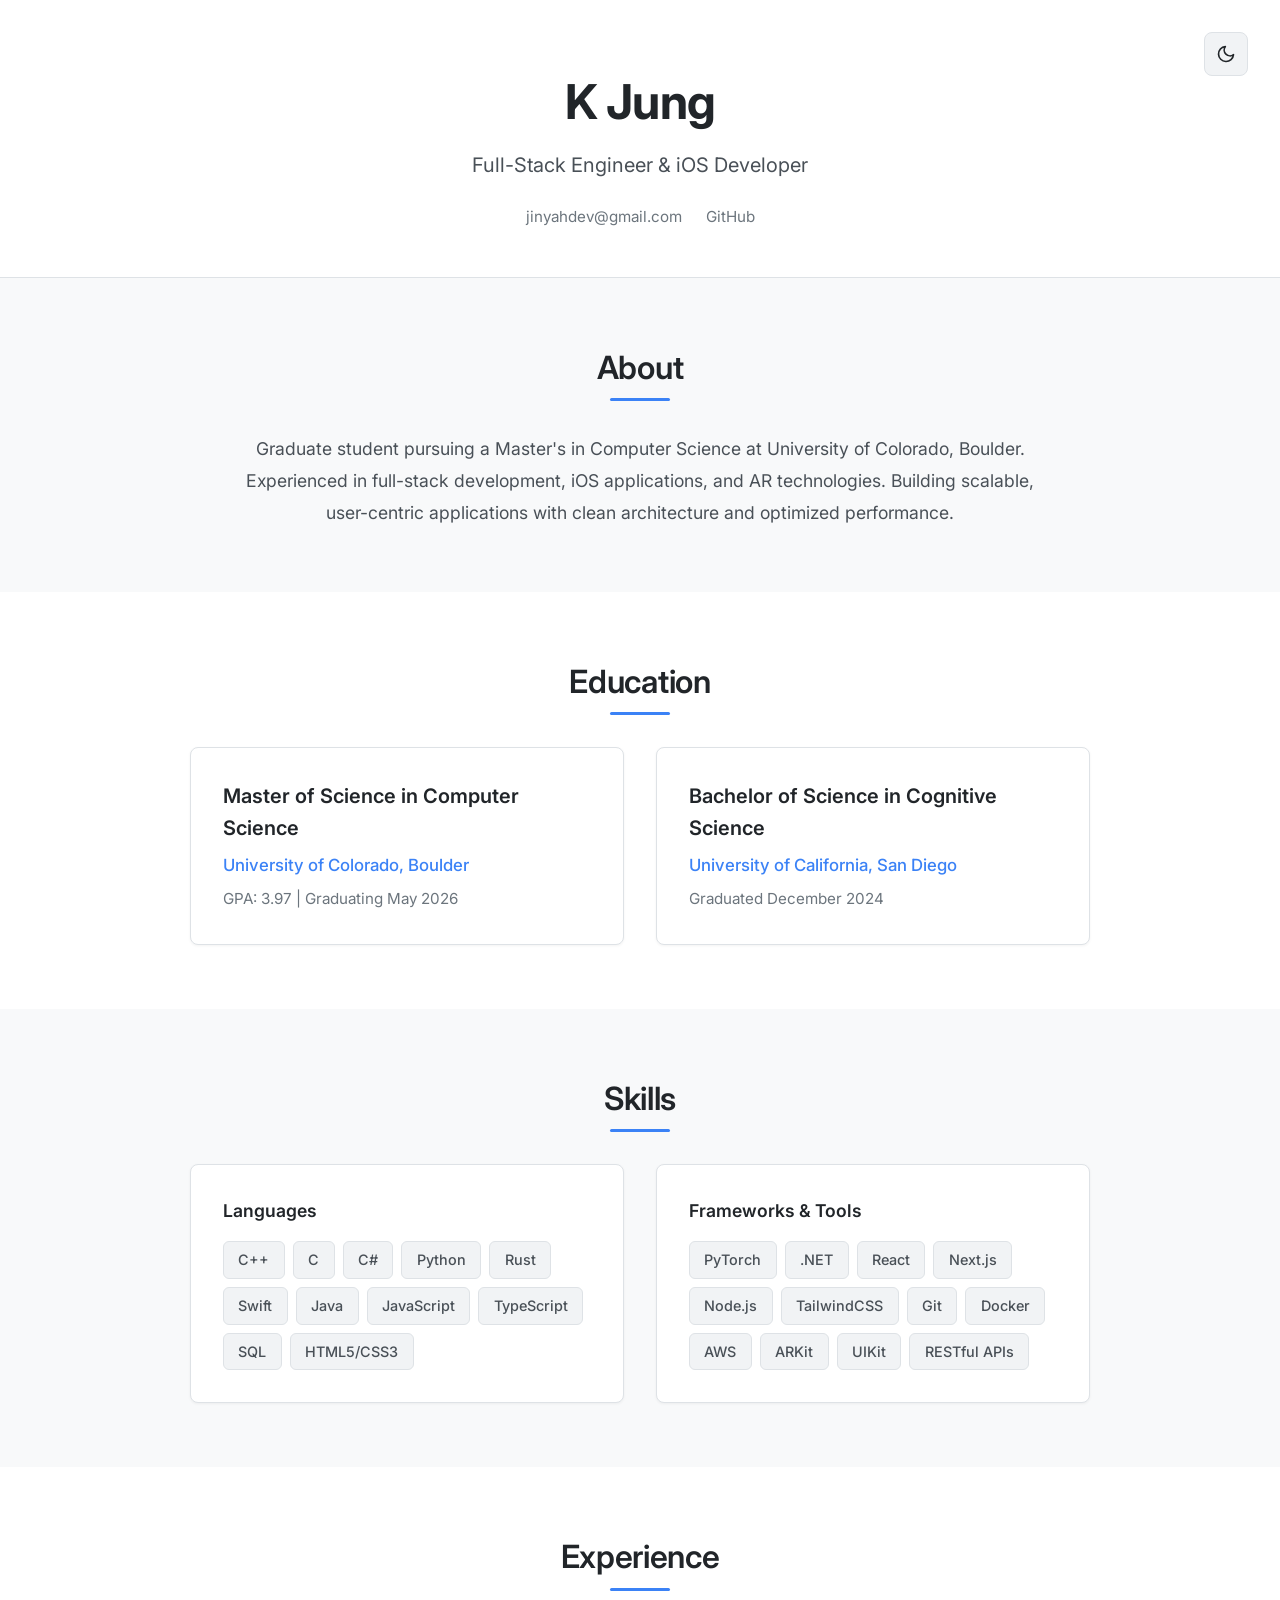
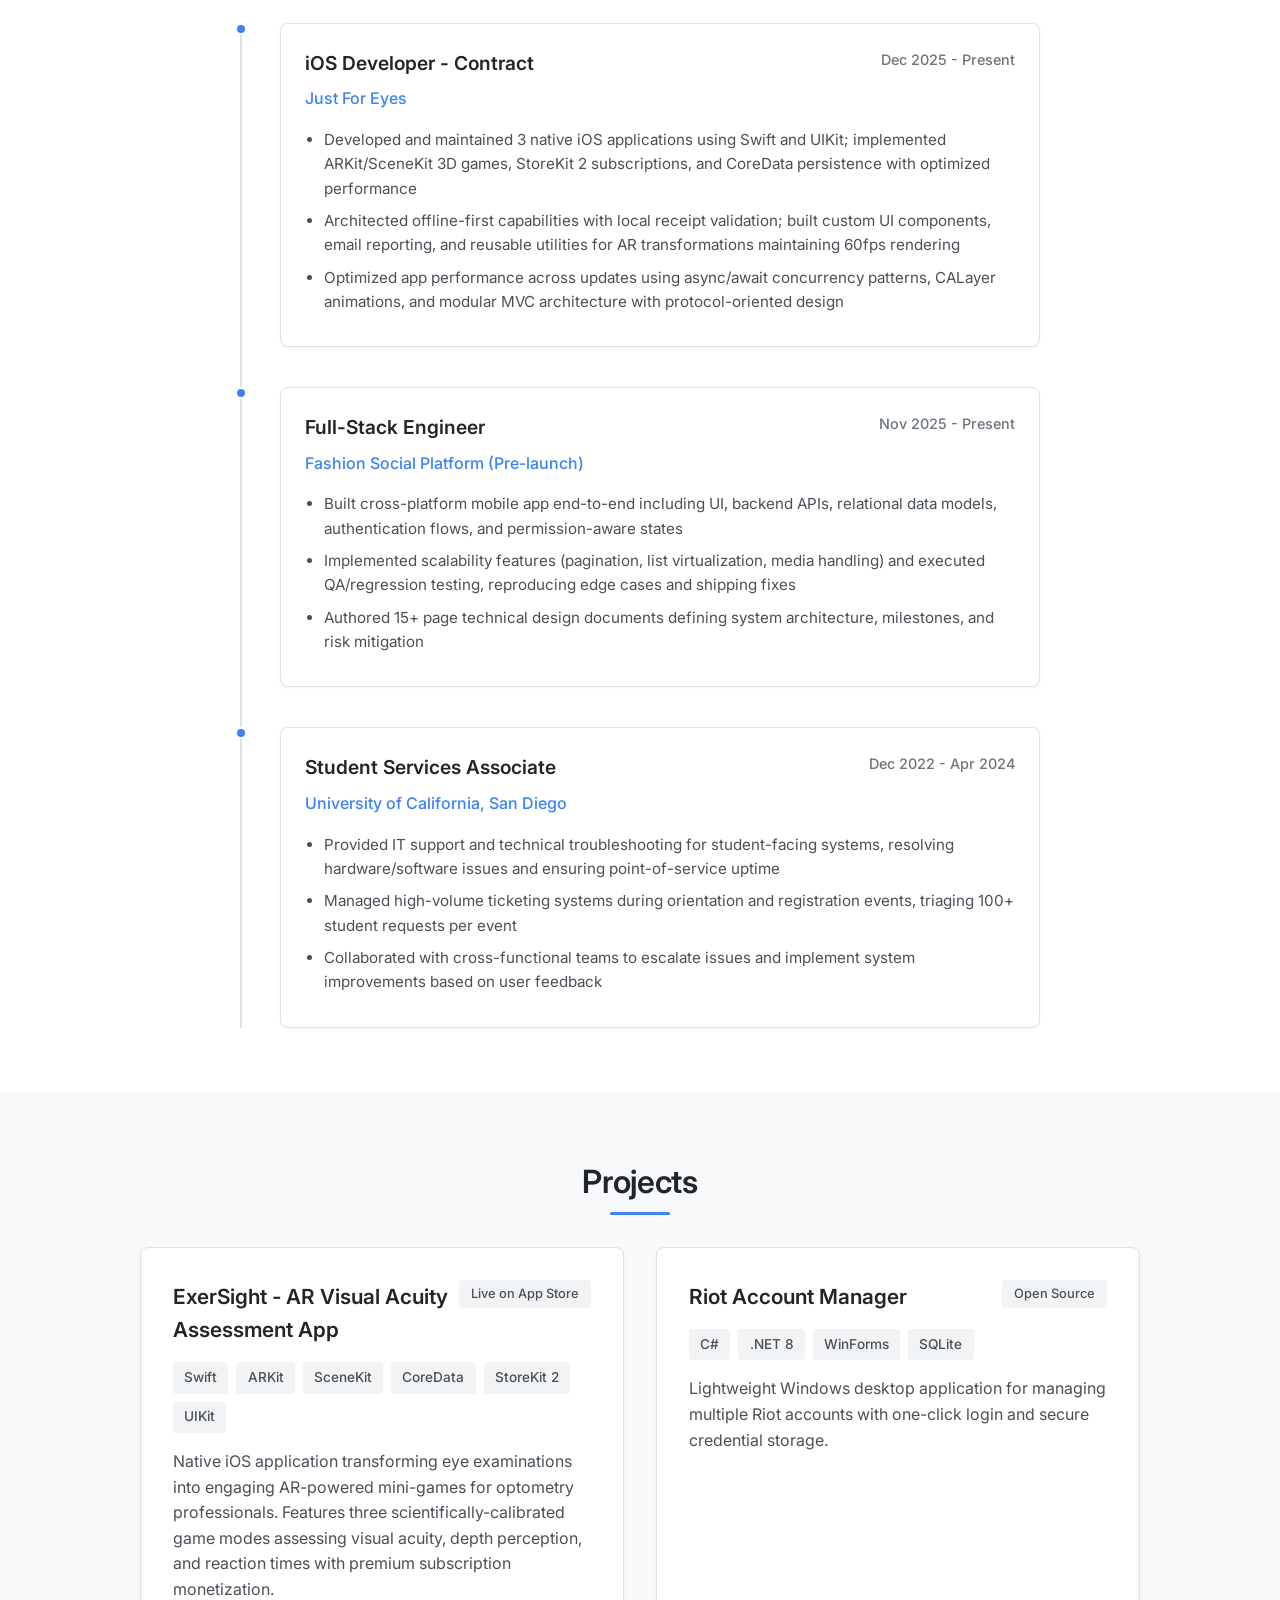
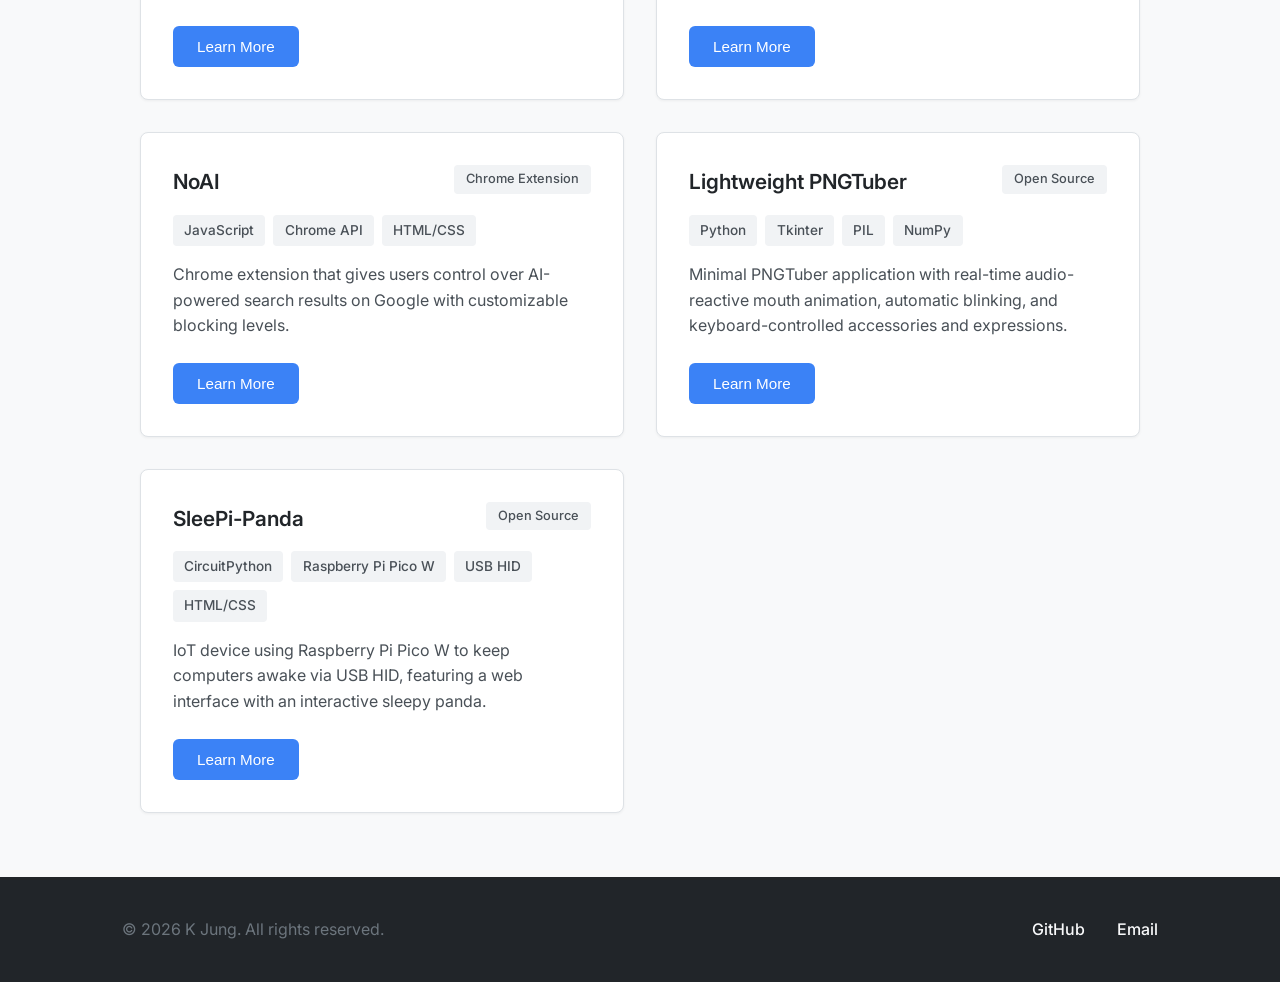
<file: index.html>
<!DOCTYPE html>
<html lang="en">
<head>
    <meta charset="UTF-8">
    <meta name="viewport" content="width=device-width, initial-scale=1.0">
    <title>K Jung - Portfolio</title>
    <link rel="stylesheet" href="styles.css">
    <link rel="preconnect" href="https://fonts.googleapis.com">
    <link rel="preconnect" href="https://fonts.gstatic.com" crossorigin>
    <link href="https://fonts.googleapis.com/css2?family=Inter:wght@300;400;500;600;700&display=swap" rel="stylesheet">
</head>
<body>
    <!-- Header -->
    <header class="header">
        <div class="container">
            <button class="dark-mode-toggle" id="darkModeToggle" aria-label="Toggle dark mode">
                <svg class="sun-icon" xmlns="http://www.w3.org/2000/svg" width="20" height="20" viewBox="0 0 24 24" fill="none" stroke="currentColor" stroke-width="2" stroke-linecap="round" stroke-linejoin="round">
                    <circle cx="12" cy="12" r="5"></circle>
                    <line x1="12" y1="1" x2="12" y2="3"></line>
                    <line x1="12" y1="21" x2="12" y2="23"></line>
                    <line x1="4.22" y1="4.22" x2="5.64" y2="5.64"></line>
                    <line x1="18.36" y1="18.36" x2="19.78" y2="19.78"></line>
                    <line x1="1" y1="12" x2="3" y2="12"></line>
                    <line x1="21" y1="12" x2="23" y2="12"></line>
                    <line x1="4.22" y1="19.78" x2="5.64" y2="18.36"></line>
                    <line x1="18.36" y1="5.64" x2="19.78" y2="4.22"></line>
                </svg>
                <svg class="moon-icon" xmlns="http://www.w3.org/2000/svg" width="20" height="20" viewBox="0 0 24 24" fill="none" stroke="currentColor" stroke-width="2" stroke-linecap="round" stroke-linejoin="round">
                    <path d="M21 12.79A9 9 0 1 1 11.21 3 7 7 0 0 0 21 12.79z"></path>
                </svg>
            </button>
            <h1 class="name">K Jung</h1>
            <p class="tagline">Full-Stack Engineer & iOS Developer</p>
            <div class="contact-links">
                <a href="mailto:jinyahdev@gmail.com" class="contact-link">jinyahdev@gmail.com</a>
                <a href="https://github.com/jin-yah" target="_blank" class="contact-link">GitHub</a>
            </div>
        </div>
    </header>

    <!-- About Section -->
    <section class="section about-section">
        <div class="container">
            <h2 class="section-title">About</h2>
            <p class="about-text">
                Graduate student pursuing a Master's in Computer Science at University of Colorado, Boulder. 
                Experienced in full-stack development, iOS applications, and AR technologies. Building 
                scalable, user-centric applications with clean architecture and optimized performance.
            </p>
        </div>
    </section>

    <!-- Education Section -->
    <section class="section education-section">
        <div class="container">
            <h2 class="section-title">Education</h2>
            <div class="education-grid">
                <div class="education-card">
                    <h3 class="education-degree">Master of Science in Computer Science</h3>
                    <p class="education-school">University of Colorado, Boulder</p>
                    <p class="education-details">GPA: 3.97 | Graduating May 2026</p>
                </div>
                <div class="education-card">
                    <h3 class="education-degree">Bachelor of Science in Cognitive Science</h3>
                    <p class="education-school">University of California, San Diego</p>
                    <p class="education-details">Graduated December 2024</p>
                </div>
            </div>
        </div>
    </section>

    <!-- Skills Section -->
    <section class="section skills-section">
        <div class="container">
            <h2 class="section-title">Skills</h2>
            <div class="skills-grid">
                <div class="skill-category">
                    <h3 class="skill-category-title">Languages</h3>
                    <div class="skill-tags">
                        <span class="skill-tag">C++</span>
                        <span class="skill-tag">C</span>
                        <span class="skill-tag">C#</span>
                        <span class="skill-tag">Python</span>
                        <span class="skill-tag">Rust</span>
                        <span class="skill-tag">Swift</span>
                        <span class="skill-tag">Java</span>
                        <span class="skill-tag">JavaScript</span>
                        <span class="skill-tag">TypeScript</span>
                        <span class="skill-tag">SQL</span>
                        <span class="skill-tag">HTML5/CSS3</span>
                    </div>
                </div>
                <div class="skill-category">
                    <h3 class="skill-category-title">Frameworks & Tools</h3>
                    <div class="skill-tags">
                        <span class="skill-tag">PyTorch</span>
                        <span class="skill-tag">.NET</span>
                        <span class="skill-tag">React</span>
                        <span class="skill-tag">Next.js</span>
                        <span class="skill-tag">Node.js</span>
                        <span class="skill-tag">TailwindCSS</span>
                        <span class="skill-tag">Git</span>
                        <span class="skill-tag">Docker</span>
                        <span class="skill-tag">AWS</span>
                        <span class="skill-tag">ARKit</span>
                        <span class="skill-tag">UIKit</span>
                        <span class="skill-tag">RESTful APIs</span>
                    </div>
                </div>
            </div>
        </div>
    </section>

    <!-- Experience Section -->
    <section class="section experience-section">
        <div class="container">
            <h2 class="section-title">Experience</h2>
            <div class="timeline">
                <div class="timeline-item">
                    <div class="timeline-marker"></div>
                    <div class="timeline-content">
                        <div class="timeline-header">
                            <h3 class="timeline-title">iOS Developer - Contract</h3>
                            <span class="timeline-date">Dec 2025 - Present</span>
                        </div>
                        <p class="timeline-company">Just For Eyes</p>
                        <ul class="timeline-description">
                            <li>Developed and maintained 3 native iOS applications using Swift and UIKit; implemented ARKit/SceneKit 3D games, StoreKit 2 subscriptions, and CoreData persistence with optimized performance</li>
                            <li>Architected offline-first capabilities with local receipt validation; built custom UI components, email reporting, and reusable utilities for AR transformations maintaining 60fps rendering</li>
                            <li>Optimized app performance across updates using async/await concurrency patterns, CALayer animations, and modular MVC architecture with protocol-oriented design</li>
                        </ul>
                    </div>
                </div>

                <div class="timeline-item">
                    <div class="timeline-marker"></div>
                    <div class="timeline-content">
                        <div class="timeline-header">
                            <h3 class="timeline-title">Full-Stack Engineer</h3>
                            <span class="timeline-date">Nov 2025 - Present</span>
                        </div>
                        <p class="timeline-company">Fashion Social Platform (Pre-launch)</p>
                        <ul class="timeline-description">
                            <li>Built cross-platform mobile app end-to-end including UI, backend APIs, relational data models, authentication flows, and permission-aware states</li>
                            <li>Implemented scalability features (pagination, list virtualization, media handling) and executed QA/regression testing, reproducing edge cases and shipping fixes</li>
                            <li>Authored 15+ page technical design documents defining system architecture, milestones, and risk mitigation</li>
                        </ul>
                    </div>
                </div>

                <div class="timeline-item">
                    <div class="timeline-marker"></div>
                    <div class="timeline-content">
                        <div class="timeline-header">
                            <h3 class="timeline-title">Student Services Associate</h3>
                            <span class="timeline-date">Dec 2022 - Apr 2024</span>
                        </div>
                        <p class="timeline-company">University of California, San Diego</p>
                        <ul class="timeline-description">
                            <li>Provided IT support and technical troubleshooting for student-facing systems, resolving hardware/software issues and ensuring point-of-service uptime</li>
                            <li>Managed high-volume ticketing systems during orientation and registration events, triaging 100+ student requests per event</li>
                            <li>Collaborated with cross-functional teams to escalate issues and implement system improvements based on user feedback</li>
                        </ul>
                    </div>
                </div>
            </div>
        </div>
    </section>

    <!-- Projects Section -->
    <section class="section projects-section">
        <div class="container">
            <h2 class="section-title">Projects</h2>
            <div class="projects-deck">
                <div class="project-card" data-project="exersight">
                    <div class="project-header">
                        <h3 class="project-title">ExerSight - AR Visual Acuity Assessment App</h3>
                        <span class="project-link-badge">Live on App Store</span>
                    </div>
                    <div class="project-tech">
                        <span class="tech-tag">Swift</span>
                        <span class="tech-tag">ARKit</span>
                        <span class="tech-tag">SceneKit</span>
                        <span class="tech-tag">CoreData</span>
                        <span class="tech-tag">StoreKit 2</span>
                        <span class="tech-tag">UIKit</span>
                    </div>
                    <p class="project-summary">
                        Native iOS application transforming eye examinations into engaging AR-powered mini-games for optometry professionals. Features three scientifically-calibrated game modes assessing visual acuity, depth perception, and reaction times with premium subscription monetization.
                    </p>
                    <button class="learn-more-btn" onclick="openModal('exersight')">Learn More</button>
                </div>

                <div class="project-card" data-project="riot-account-manager">
                    <div class="project-header">
                        <h3 class="project-title">Riot Account Manager</h3>
                        <span class="project-link-badge">Open Source</span>
                    </div>
                    <div class="project-tech">
                        <span class="tech-tag">C#</span>
                        <span class="tech-tag">.NET 8</span>
                        <span class="tech-tag">WinForms</span>
                        <span class="tech-tag">SQLite</span>
                    </div>
                    <p class="project-summary">
                        Lightweight Windows desktop application for managing multiple Riot accounts with one-click login and secure credential storage.
                    </p>
                    <button class="learn-more-btn" onclick="openModal('riot-account-manager')">Learn More</button>
                </div>

                <div class="project-card" data-project="noai">
                    <div class="project-header">
                        <h3 class="project-title">NoAI</h3>
                        <span class="project-link-badge">Chrome Extension</span>
                    </div>
                    <div class="project-tech">
                        <span class="tech-tag">JavaScript</span>
                        <span class="tech-tag">Chrome API</span>
                        <span class="tech-tag">HTML/CSS</span>
                    </div>
                    <p class="project-summary">
                        Chrome extension that gives users control over AI-powered search results on Google with customizable blocking levels.
                    </p>
                    <button class="learn-more-btn" onclick="openModal('noai')">Learn More</button>
                </div>

                <div class="project-card" data-project="pngtuber">
                    <div class="project-header">
                        <h3 class="project-title">Lightweight PNGTuber</h3>
                        <span class="project-link-badge">Open Source</span>
                    </div>
                    <div class="project-tech">
                        <span class="tech-tag">Python</span>
                        <span class="tech-tag">Tkinter</span>
                        <span class="tech-tag">PIL</span>
                        <span class="tech-tag">NumPy</span>
                    </div>
                    <p class="project-summary">
                        Minimal PNGTuber application with real-time audio-reactive mouth animation, automatic blinking, and keyboard-controlled accessories and expressions.
                    </p>
                    <button class="learn-more-btn" onclick="openModal('pngtuber')">Learn More</button>
                </div>

                <div class="project-card" data-project="sleepi">
                    <div class="project-header">
                        <h3 class="project-title">SleePi-Panda</h3>
                        <span class="project-link-badge">Open Source</span>
                    </div>
                    <div class="project-tech">
                        <span class="tech-tag">CircuitPython</span>
                        <span class="tech-tag">Raspberry Pi Pico W</span>
                        <span class="tech-tag">USB HID</span>
                        <span class="tech-tag">HTML/CSS</span>
                    </div>
                    <p class="project-summary">
                        IoT device using Raspberry Pi Pico W to keep computers awake via USB HID, featuring a web interface with an interactive sleepy panda.
                    </p>
                    <button class="learn-more-btn" onclick="openModal('sleepi')">Learn More</button>
                </div>
            </div>
        </div>
    </section>

    <!-- Footer -->
    <footer class="footer">
        <div class="container">
            <p>&copy; 2026 K Jung. All rights reserved.</p>
            <div class="footer-links">
                <a href="https://github.com/jin-yah" target="_blank">GitHub</a>
                <a href="mailto:jinyahdev@gmail.com">Email</a>
            </div>
        </div>
    </footer>

    <!-- Modal for ExerSight -->
    <div id="exersight-modal" class="modal">
        <div class="modal-content">
            <button class="modal-close" onclick="closeModal('exersight')">&times;</button>
            <h2 class="modal-title">ExerSight - AR-Based Visual Acuity Assessment Application</h2>
            <div class="modal-links">
                <a href="https://apps.apple.com/pl/app/exersight/id1626914472" target="_blank" class="modal-link">View on App Store →</a>
            </div>
            <div class="modal-tech">
                <span class="tech-tag">Swift</span>
                <span class="tech-tag">ARKit</span>
                <span class="tech-tag">SceneKit</span>
                <span class="tech-tag">CoreData</span>
                <span class="tech-tag">StoreKit 2</span>
                <span class="tech-tag">UIKit</span>
                <span class="tech-tag">Physics</span>
                <span class="tech-tag">Protocol-Oriented Design</span>
            </div>
            <div class="modal-body">
                <h3>Overview</h3>
                <p>
                    Native iOS application that transforms traditional eye examinations into engaging AR-powered mini-games. Designed for optometry professionals to assess patient visual acuity, hand-eye coordination, and reaction times through three scientifically-calibrated interactive experiences.
                </p>

                <h3>Core Game Modes</h3>
                <ul>
                    <li><strong>Ball Catch:</strong> 3D game measuring depth perception and catching accuracy with physics-based ball trajectories and collision detection</li>
                    <li><strong>Ball Find:</strong> Visual search assessment testing pattern recognition and target identification speed across varying difficulty levels</li>
                    <li><strong>Ball Deflect:</strong> Reaction time and peripheral vision evaluation through interactive object deflection mechanics</li>
                </ul>

                <h3>Key Features</h3>
                <ul>
                    <li><strong>Performance Tracking:</strong> CoreData-powered score persistence with best time records across three difficulty levels (Easy, Medium, Hard)</li>
                    <li><strong>Assessment Reporting:</strong> Professional email reporting system with formatted patient results and timestamps for clinical documentation</li>
                    <li><strong>Premium Monetization:</strong> Time-limited subscription model with 1-month and 3-month tiers integrated via StoreKit 2</li>
                    <li><strong>Offline Support:</strong> Local receipt validation enabling premium access without internet connectivity after initial purchase</li>
                    <li><strong>AR Rendering:</strong> Immersive SceneKit 3D environments with custom scene files for each game mode</li>
                    <li><strong>Optimized Performance:</strong> 60fps 3D rendering on older iPhone models with complex scene graphs and particle systems</li>
                </ul>

                <h3>Technical Architecture</h3>
                <ul>
                    <li><strong>AR Rendering:</strong> SceneKit 3D environments with custom `.scn` scene files for each game mode; physics engine for realistic ball trajectories and collisions</li>
                    <li><strong>Game Logic:</strong> Modular Swift classes inheriting from base `GameLogic` class with specialized implementations for each mini-game; clean separation between game mechanics and UI</li>
                    <li><strong>Data Persistence:</strong> CoreData for score storage with relationship modeling; UserDefaults for app preferences and trial limits</li>
                    <li><strong>View Layer:</strong> Custom UIView subclasses with delegate protocols for clean separation of concerns; advanced Auto Layout for responsive design</li>
                    <li><strong>Asset Management:</strong> Xcode asset catalogs with organized image sets and 3D scene assets in `art.scnassets/` directory</li>
                </ul>

                <h3>Development Challenges Solved</h3>
                <ul>
                    <li>Synchronized 3D rendering with main thread UI updates to avoid SceneKit threading conflicts while maintaining frame rate</li>
                    <li>Implemented offline-first premium access system with graceful degradation when App Store is unreachable</li>
                    <li>Optimized 3D scene performance for older iPhone models while maintaining visual quality and scientific accuracy</li>
                    <li>Created intuitive AR onboarding with instructional animations demonstrating game mechanics to users</li>
                    <li>Designed difficulty progression system balancing accessibility for patients with varying abilities</li>
                </ul>

                <h3>Project Metrics</h3>
                <ul>
                    <li><strong>33 Swift files</strong> totaling comprehensive iOS application architecture</li>
                    <li><strong>5 custom SceneKit scenes</strong> with detailed 3D environments and interactive elements</li>
                    <li><strong>3 complete game modes</strong> with multiple difficulty tiers and scoring algorithms</li>
                    <li><strong>15+ custom UI components</strong> for game overlays, menus, and results presentation</li>
                    <li><strong>Comprehensive asset library</strong> including 2D graphics, 3D models, and custom fonts for cohesive branding</li>
                </ul>

                <h3>Platform Requirements</h3>
                <ul>
                    <li>iOS 15.0+</li>
                    <li>ARKit-compatible devices (iPhone 6s and newer)</li>
                    <li>Camera access for AR features</li>
                    <li>Optional: StoreKit for in-app purchases and premium features</li>
                </ul>

                <h3>Skills Demonstrated</h3>
                <ul>
                    <li><strong>iOS Development:</strong> Advanced Swift programming with protocol-oriented design, UIKit custom view development, Auto Layout</li>
                    <li><strong>3D Graphics & AR:</strong> SceneKit scene graph management, ARKit world tracking, physics simulation, particle systems</li>
                    <li><strong>Data & Persistence:</strong> CoreData modeling, UserDefaults, file I/O for cache management</li>
                    <li><strong>Monetization:</strong> StoreKit 2 subscription implementation, product catalog management, transaction verification</li>
                    <li><strong>Software Architecture:</strong> MVC and delegate patterns, protocol-oriented programming, separation of concerns, modular game logic</li>
                    <li><strong>Performance Optimization:</strong> Cross-thread communication, offline-first architecture, mobile 3D rendering optimization</li>
                </ul>

                <h3>Impact</h3>
                <p>
                    Provides optometry professionals with a modern, engaging tool for patient assessment that improves test compliance and data accuracy compared to traditional chart-based methods. The gamified approach reduces patient anxiety and increases participation, particularly with younger patients. Demonstrates production-ready iOS development with complex 3D graphics, monetization systems, and offline-first architecture.
                </p>
            </div>
        </div>
    </div>

    <!-- Modal for Riot Account Manager -->
    <div id="riot-account-manager-modal" class="modal">
        <div class="modal-content">
            <button class="modal-close" onclick="closeModal('riot-account-manager')">&times;</button>
            <h2 class="modal-title">Riot Account Manager</h2>
            <div class="modal-links">
                <a href="https://github.com/jin-yah/Riot-Account-Manager" target="_blank" class="modal-link">View on GitHub →</a>
            </div>
            <div class="modal-tech">
                <span class="tech-tag">C#</span>
                <span class="tech-tag">.NET 8</span>
                <span class="tech-tag">WinForms</span>
                <span class="tech-tag">SQLite</span>
                <span class="tech-tag">Windows Credential Manager</span>
            </div>
            <div class="modal-body">
                <h3>Overview</h3>
                <p>
                    Built a lightweight Windows desktop application that streamlines the management of multiple Riot 
                    accounts with secure credential storage and one-click login functionality. The application prioritizes security 
                    by utilizing Windows Credential Manager for password storage while maintaining username metadata in a local SQLite database.
                </p>

                <h3>Key Features</h3>
                <ul>
                    <li><strong>Secure Credential Management:</strong> Integration with Windows Credential Manager API for encrypted password storage, separate from local database</li>
                    <li><strong>One-Click Login:</strong> Automated login flow that bypasses manual credential entry for quick account switching</li>
                    <li><strong>Intuitive UI:</strong> WinForms interface with drag-and-drop account reordering and hover-triggered controls</li>
                    <li><strong>Easy Deployment:</strong> Self-contained executable with embedded .NET 8 runtime and Inno Setup installer</li>
                </ul>

                <h3>Technical Highlights</h3>
                <ul>
                    <li>Implemented secure credential architecture separating passwords (Windows Credential Manager) from metadata (SQLite)</li>
                    <li>Developed custom WinForms controls with drag-and-drop functionality and dynamic UI updates</li>
                    <li>Enhanced Windows integration with application manifests for improved antivirus compatibility</li>
                    <li>Created comprehensive installer with automatic updates, start menu integration, and clean uninstallation</li>
                </ul>

                <h3>Impact</h3>
                <p>
                    Provides a practical solution for gamers managing multiple accounts, eliminating repetitive login workflows 
                    while maintaining security best practices through Windows-native credential storage.
                </p>
            </div>
        </div>
    </div>

    <!-- Modal for NoAI -->
    <div id="noai-modal" class="modal">
        <div class="modal-content">
            <button class="modal-close" onclick="closeModal('noai')">&times;</button>
            <h2 class="modal-title">NoAI</h2>
            <div class="modal-links">
                <a href="https://github.com/jin-yah/NoAI" target="_blank" class="modal-link">View on GitHub →</a>
            </div>
            <div class="modal-tech">
                <span class="tech-tag">JavaScript</span>
                <span class="tech-tag">Chrome Extensions API</span>
                <span class="tech-tag">MutationObserver</span>
                <span class="tech-tag">webNavigation API</span>
                <span class="tech-tag">Storage API</span>
            </div>
            <div class="modal-body">
                <h3>Overview</h3>
                <p>
                    A Chrome extension that gives users control over AI-powered search results on Google. 
                    NoAI provides flexible options to either hide or completely block Google's AI-generated content, allowing users 
                    to customize their search experience according to their preferences.
                </p>

                <h3>Blocker Levels</h3>
                <ul>
                    <li><strong>Off:</strong> Extension is disabled and does not affect search results</li>
                    <li><strong>Hidden (Default):</strong> Hides AI-powered search results from the page without modifying queries; uses DOM monitoring to detect and hide AI overviews in real-time</li>
                    <li><strong>Blocked:</strong> Appends <code>-noai</code> to search queries and hides AI results; provides comprehensive blocking though search results may be slightly affected</li>
                </ul>

                <h3>Technical Implementation</h3>
                <ul>
                    <li><strong>MutationObserver Pattern:</strong> Implemented real-time DOM monitoring to detect and hide AI overview elements as they appear; observes document changes with childList and subtree options for comprehensive coverage</li>
                    <li><strong>Multi-Language Support:</strong> Pattern matching for AI overview headers across 9+ languages including English, German, Japanese, Russian, Chinese, Dutch, Spanish, and Czech</li>
                    <li><strong>Query Modification & UI Cleaning:</strong> Automated URL manipulation to append <code>-noai</code> suffix with sophisticated cleanup logic that removes the suffix from search box, address bar, document title, and suggestion dropdowns</li>
                    <li><strong>Flicker Prevention:</strong> Page visibility control with <code>document.documentElement.style.visibility</code> during redirects and bfcache restoration handling to ensure smooth user experience</li>
                    <li><strong>Cross-Device Sync:</strong> Dual storage architecture using chrome.storage.local for device-specific settings and chrome.storage.sync for blocked count synchronization across devices with periodic alarm-based syncing</li>
                    <li><strong>Smart Tracking:</strong> Local buffering of blocked count with periodic sync to cloud storage; increments on both webNavigation events and successful DOM hiding operations</li>
                    <li><strong>Navigation Detection:</strong> chrome.webNavigation.onCompleted listener with URL filters for Google search pages (hostContains + pathPrefix pattern matching)</li>
                </ul>

                <h3>Key Features</h3>
                <ul>
                    <li>Slider-based popup UI for intuitive level selection with dynamic descriptions and real-time blocked count display</li>
                    <li>Comprehensive AI content blocking including main search results and "People Also Ask" section AI entries</li>
                    <li>Persistent settings with automatic restoration on browser restart</li>
                    <li>Minimal permissions footprint (storage, webNavigation only)</li>
                    <li>Efficient implementation with negligible performance impact</li>
                    <li>Cross-device blocked count tracking and synchronization</li>
                </ul>

                <h3>Technical Challenges Solved</h3>
                <ul>
                    <li>Handled race conditions between query modification and page rendering to prevent UI flicker</li>
                    <li>Implemented multi-level DOM cleaning to remove suffix from search box, suggestions, titles, and URLs</li>
                    <li>Designed robust pattern matching system to identify AI overviews across different Google page layouts and languages</li>
                    <li>Built periodic sync mechanism to balance real-time tracking with API rate limits</li>
                </ul>

                <h3>Impact</h3>
                <p>
                    Empowers users with choice and control over their search experience, addressing growing concerns about AI-generated 
                    content in search results. Provides a practical, performant solution for users who prefer traditional search results.
                </p>
            </div>
        </div>
    </div>

    <!-- Modal for PNGTuber -->
    <div id="pngtuber-modal" class="modal">
        <div class="modal-content">
            <button class="modal-close" onclick="closeModal('pngtuber')">&times;</button>
            <h2 class="modal-title">Lightweight PNGTuber</h2>
            <div class="modal-links">
                <a href="https://github.com/jin-yah/pngtuber" target="_blank" class="modal-link">View on GitHub →</a>
            </div>
            <div class="modal-tech">
                <span class="tech-tag">Python</span>
                <span class="tech-tag">Tkinter</span>
                <span class="tech-tag">PIL/Pillow</span>
                <span class="tech-tag">sounddevice</span>
                <span class="tech-tag">NumPy</span>
                <span class="tech-tag">keyboard</span>
            </div>
            <div class="modal-body">
                <h3>Overview</h3>
                <p>
                    A minimal PNGTuber application written in Python that displays a 2D animated character model with automatic blinking, 
                    microphone-reactive mouth movement, and keyboard-controlled accessories and facial expressions. Designed for streamers 
                    who want a lightweight, customizable virtual avatar without the overhead of full 3D VTuber software.
                </p>

                <h3>Key Features</h3>
                <ul>
                    <li><strong>Real-Time Audio Reactivity:</strong> Mouth animation driven by live microphone input with configurable amplitude threshold detection</li>
                    <li><strong>Automatic Blinking:</strong> Natural eye-blinking animation with 4-second intervals and 250ms blink duration</li>
                    <li><strong>Keyboard Controls:</strong> F1 cycles through accessories, F2 switches facial expressions, any other key triggers arm-raising animation</li>
                    <li><strong>Modular Asset System:</strong> Support for swappable base model, mouth states, eye states, arm poses, accessories, and face overlays</li>
                    <li><strong>Chroma Key Ready:</strong> Green screen background (#12ff06) for easy streaming integration with OBS or similar software</li>
                    <li><strong>Error Logging:</strong> Comprehensive exception handling with automatic error logging to error_log.txt</li>
                </ul>

                <h3>Technical Implementation</h3>
                <ul>
                    <li><strong>Tkinter Canvas Architecture:</strong> Multi-layer canvas rendering system with z-index ordering for base, accessories, face overlays, mouth, eyes, and arms</li>
                    <li><strong>Real-Time Audio Processing:</strong> sounddevice InputStream callback with NumPy-based amplitude analysis; detects audio levels above 0.10 threshold with 250ms mouth-close delay</li>
                    <li><strong>Event-Driven Animation:</strong> Tkinter's after() method for non-blocking animation loops; 4-second blink cycle with 250ms closed-eye duration</li>
                    <li><strong>Global Keyboard Hook:</strong> keyboard library integration for system-wide hotkey detection without window focus requirements</li>
                    <li><strong>Dynamic Asset Loading:</strong> PIL/Pillow-based image preloading with ImageTk.PhotoImage caching; automatic directory scanning for accessories and face states</li>
                    <li><strong>Transparent Placeholder System:</strong> !nothing.png convention for hiding layers; auto-generates 1x1 transparent PNGs if missing</li>
                    <li><strong>State Management:</strong> Global state tracking for accessory/face indices, arm animation timing, mouth closure timing, and key press status</li>
                </ul>

                <h3>Technical Highlights</h3>
                <ul>
                    <li>Implemented smooth audio-reactive mouth animation using NumPy's max absolute value calculation on audio buffers</li>
                    <li>Engineered multi-layer canvas rendering with conditional visibility toggling based on state and audio input</li>
                    <li>Built modular asset system supporting hot-swappable PNG layers for complete character customization</li>
                    <li>Designed graceful shutdown handling with microphone stream cleanup and keyboard unhooking via WM_DELETE_WINDOW protocol</li>
                    <li>Created VBScript launcher (Run_Vtuber.vbs) for silent background execution without console window</li>
                </ul>

                <h3>Architecture & Design</h3>
                <ul>
                    <li><strong>Layer System:</strong> 7-layer rendering stack (base → accessories → face → mouth → eyes → arm_down/arm_up) with independent visibility control</li>
                    <li><strong>Asset Organization:</strong> Structured file system with model/ directory containing base images and subdirectories for accessories/ and face_states/</li>
                    <li><strong>Performance Optimization:</strong> Image preloading and caching eliminates runtime I/O overhead; lightweight Tkinter keeps CPU usage minimal</li>
                    <li><strong>Extensibility:</strong> Drop-in asset support—add new accessories or faces by placing PNG files in respective directories</li>
                </ul>

                <h3>Use Cases</h3>
                <ul>
                    <li>Live streaming with OBS chroma key integration for webcam replacement</li>
                    <li>Virtual meetings and online presentations with animated avatar</li>
                    <li>Content creation for YouTube, Twitch, or other platforms</li>
                    <li>Educational tool for demonstrating real-time audio processing and GUI development</li>
                </ul>

                <h3>Impact</h3>
                <p>
                    Provides a lightweight, accessible alternative to resource-intensive VTuber software. Enables creators with minimal 
                    technical knowledge to create custom animated avatars using simple PNG assets. Demonstrates practical application of 
                    real-time audio processing, event-driven programming, and multi-threaded GUI development in Python.
                </p>
            </div>
        </div>
    </div>

    <!-- Modal for SleePi-Panda -->
    <div id="sleepi-modal" class="modal">
        <div class="modal-content">
            <button class="modal-close" onclick="closeModal('sleepi')">&times;</button>
            <h2 class="modal-title">SleePi-Panda</h2>
            <div class="modal-links">
                <a href="https://github.com/Jin-yah/SleePi-Panda" target="_blank" class="modal-link">View on GitHub →</a>
            </div>
            <div class="modal-tech">
                <span class="tech-tag">CircuitPython</span>
                <span class="tech-tag">MicroPython</span>
                <span class="tech-tag">Raspberry Pi Pico W</span>
                <span class="tech-tag">USB HID</span>
                <span class="tech-tag">WiFi</span>
                <span class="tech-tag">HTML/CSS</span>
            </div>
            <div class="modal-body">
                <h3>Overview</h3>
                <p>
                    An IoT device project for the Raspberry Pi Pico W that keeps computers in an active state by periodically sending 
                    F13 key inputs via USB HID. Features a charming web interface with an interactive sleepy panda that users can toggle 
                    between awake and asleep states, providing a playful solution to prevent computers from entering sleep mode.
                </p>

                <h3>Key Features</h3>
                <ul>
                    <li><strong>USB HID Keyboard Emulation:</strong> Sends F13 key presses every 10 seconds to maintain computer activity without interfering with normal use</li>
                    <li><strong>Web Interface:</strong> Hosts a local HTTP server on the Pico W for wireless control from any device on the same network</li>
                    <li><strong>Interactive Panda UI:</strong> Custom HTML/CSS interface featuring an animated panda that transitions between awake and sleeping states</li>
                    <li><strong>Toggle & Kill Controls:</strong> Web-based buttons to enable/disable the keep-awake function or completely stop the script</li>
                    <li><strong>Fallback Mode:</strong> Runs a simplified version without WiFi if network credentials aren't configured</li>
                    <li><strong>LED Status Indicator:</strong> Onboard LED reflects the current toggle state for visual feedback</li>
                </ul>

                <h3>Technical Implementation</h3>
                <ul>
                    <li><strong>USB HID Protocol:</strong> Utilized CircuitPython's adafruit_hid library to emulate keyboard input; implemented custom F13 keycode (0x68) for non-intrusive wake commands</li>
                    <li><strong>HTTP Server:</strong> Built lightweight web server using socketpool with socket reuse (SO_REUSEADDR) and 1-second timeout for responsive request handling</li>
                    <li><strong>WiFi Integration:</strong> Automatic connection to configured network using wifi.radio API; prints IP address to boot_out.txt for easy discovery</li>
                    <li><strong>Request Routing:</strong> Manual HTTP request parsing with POST endpoint handling for /on, /off, and /stop routes</li>
                    <li><strong>Dual-Mode Operation:</strong> Intelligent startup sequence checks for WiFi credentials and switches between server_run() and run_backup() modes</li>
                    <li><strong>State Management:</strong> Global variables track toggle state, LED status, and last keypress timestamp with 10-second interval enforcement</li>
                    <li><strong>Template System:</strong> Separate HTML files (html_on.html, html_off.html) loaded from filesystem and served based on current state</li>
                </ul>

                <h3>Technical Highlights</h3>
                <ul>
                    <li>Implemented low-level socket programming with recv_into() for efficient buffer management on constrained hardware</li>
                    <li>Designed graceful key release pattern (press → 100ms delay → release) to ensure proper HID event recognition</li>
                    <li>Built responsive event loop balancing HTTP request handling and periodic keypress timing with time.monotonic() tracking</li>
                    <li>Created custom CSS animations for panda sleep/wake transitions with color palette theming</li>
                    <li>Engineered fallback mechanism ensuring device functionality even without network connectivity</li>
                </ul>

                <h3>Hardware & Software Stack</h3>
                <ul>
                    <li><strong>Hardware:</strong> Raspberry Pi Pico W (RP2040 dual-core ARM Cortex-M0+ @ 133MHz with WiFi)</li>
                    <li><strong>Firmware:</strong> CircuitPython runtime for Python-on-microcontroller development</li>
                    <li><strong>Libraries:</strong> adafruit_hid (keyboard emulation), adafruit_requests (HTTP), socketpool (networking)</li>
                    <li><strong>Interface:</strong> USB for HID and power, WiFi for web interface hosting</li>
                </ul>

                <h3>Architecture & Design</h3>
                <ul>
                    <li><strong>Event Loop:</strong> Main loop handles incoming HTTP connections with non-blocking socket accepts and timeout-based key timing</li>
                    <li><strong>State Synchronization:</strong> LED toggling mirrors web interface state for physical feedback</li>
                    <li><strong>Resource Management:</strong> Proper socket closing after each request prevents memory leaks on constrained hardware</li>
                    <li><strong>Boot Sequence:</strong> 30-second startup delay ensures host computer is ready before HID initialization</li>
                </ul>

                <h3>Use Cases</h3>
                <ul>
                    <li>Preventing computers from auto-sleeping during long downloads or rendering tasks</li>
                    <li>Maintaining active status for remote desktop sessions</li>
                    <li>Keeping presentation systems awake during conferences</li>
                    <li>Development environments requiring continuous uptime</li>
                    <li>Educational tool for learning embedded systems, USB HID, and web servers on microcontrollers</li>
                </ul>

                <h3>Impact</h3>
                <p>
                    Demonstrates practical embedded systems development with a focus on user experience. Combines low-level USB HID protocols 
                    with modern web technologies to create an accessible, network-controlled hardware solution. Showcases the versatility of 
                    CircuitPython for rapid prototyping of IoT devices with both hardware and web interfaces.
                </p>
            </div>
        </div>
    </div>

    <script src="script.js"></script>
</body>
</html>
</file>
<file: styles.css>
/* Reset and Base Styles */
* {
    margin: 0;
    padding: 0;
    box-sizing: border-box;
}

:root {
    --primary-bg: #ffffff;
    --secondary-bg: #f8f9fa;
    --accent-bg: #f1f3f5;
    --text-primary: #212529;
    --text-secondary: #495057;
    --text-muted: #6c757d;
    --border-color: #dee2e6;
    --accent-color: #3b82f6;
    --accent-hover: #2563eb;
    --shadow-sm: 0 1px 3px rgba(0, 0, 0, 0.05);
    --shadow-md: 0 4px 6px rgba(0, 0, 0, 0.07);
    --shadow-lg: 0 10px 25px rgba(0, 0, 0, 0.1);
    --transition: all 0.3s cubic-bezier(0.4, 0, 0.2, 1);
}

[data-theme="dark"] {
    --primary-bg: #1a1a1a;
    --secondary-bg: #242424;
    --accent-bg: #2d2d2d;
    --text-primary: #e4e4e7;
    --text-secondary: #a1a1aa;
    --text-muted: #71717a;
    --border-color: #3f3f46;
    --accent-color: #60a5fa;
    --accent-hover: #3b82f6;
    --shadow-sm: 0 1px 3px rgba(0, 0, 0, 0.3);
    --shadow-md: 0 4px 6px rgba(0, 0, 0, 0.4);
    --shadow-lg: 0 10px 25px rgba(0, 0, 0, 0.5);
}

body {
    font-family: 'Inter', -apple-system, BlinkMacSystemFont, 'Segoe UI', Roboto, Oxygen, Ubuntu, Cantarell, sans-serif;
    font-size: 16px;
    line-height: 1.6;
    color: var(--text-primary);
    background-color: var(--primary-bg);
    -webkit-font-smoothing: antialiased;
    -moz-osx-font-smoothing: grayscale;
    transition: background-color 0.3s ease, color 0.3s ease;
}

.container {
    max-width: 1100px;
    margin: 0 auto;
    padding: 0 2rem;
}

/* Header */
.header {
    background-color: var(--primary-bg);
    padding: 4rem 0 3rem;
    text-align: center;
    border-bottom: 1px solid var(--border-color);
    position: relative;
}

.dark-mode-toggle {
    position: absolute;
    top: 2rem;
    right: 2rem;
    background-color: var(--accent-bg);
    border: 1px solid var(--border-color);
    border-radius: 8px;
    width: 44px;
    height: 44px;
    display: flex;
    align-items: center;
    justify-content: center;
    cursor: pointer;
    transition: var(--transition);
    color: var(--text-primary);
}

.dark-mode-toggle:hover {
    background-color: var(--accent-color);
    color: white;
    border-color: var(--accent-color);
}

.dark-mode-toggle .sun-icon {
    display: none;
}

.dark-mode-toggle .moon-icon {
    display: block;
}

[data-theme="dark"] .dark-mode-toggle .sun-icon {
    display: block;
}

[data-theme="dark"] .dark-mode-toggle .moon-icon {
    display: none;
}

.name {
    font-size: 3rem;
    font-weight: 700;
    margin-bottom: 0.5rem;
    letter-spacing: -0.02em;
}

.tagline {
    font-size: 1.25rem;
    color: var(--text-secondary);
    margin-bottom: 1.5rem;
    font-weight: 400;
}

.contact-links {
    display: flex;
    justify-content: center;
    flex-wrap: wrap;
    gap: 1.5rem;
}

.contact-link {
    color: var(--text-muted);
    text-decoration: none;
    font-size: 0.95rem;
    transition: var(--transition);
    position: relative;
}

.contact-link::after {
    content: '';
    position: absolute;
    bottom: -2px;
    left: 0;
    width: 0;
    height: 1px;
    background-color: var(--accent-color);
    transition: var(--transition);
}

.contact-link:hover {
    color: var(--accent-color);
}

.contact-link:hover::after {
    width: 100%;
}

/* Section Styles */
.section {
    padding: 4rem 0;
}

.section:nth-child(even) {
    background-color: var(--secondary-bg);
}

.section-title {
    font-size: 2rem;
    font-weight: 600;
    margin-bottom: 2.5rem;
    text-align: center;
    letter-spacing: -0.01em;
    position: relative;
    display: inline-block;
    width: 100%;
}

.section-title::after {
    content: '';
    position: absolute;
    bottom: -0.5rem;
    left: 50%;
    transform: translateX(-50%);
    width: 60px;
    height: 3px;
    background-color: var(--accent-color);
    border-radius: 2px;
}

/* About Section */
.about-text {
    max-width: 800px;
    margin: 0 auto;
    text-align: center;
    font-size: 1.1rem;
    line-height: 1.8;
    color: var(--text-secondary);
}

/* Education Section */
.education-grid {
    display: grid;
    grid-template-columns: repeat(auto-fit, minmax(300px, 1fr));
    gap: 2rem;
    max-width: 900px;
    margin: 0 auto;
}

.education-card {
    background: var(--primary-bg);
    padding: 2rem;
    border-radius: 8px;
    box-shadow: var(--shadow-sm);
    transition: var(--transition);
    border: 1px solid var(--border-color);
}

.education-card:hover {
    box-shadow: var(--shadow-md);
    transform: translateY(-2px);
}

.education-degree {
    font-size: 1.25rem;
    font-weight: 600;
    margin-bottom: 0.5rem;
    color: var(--text-primary);
}

.education-school {
    font-size: 1.05rem;
    color: var(--accent-color);
    margin-bottom: 0.5rem;
    font-weight: 500;
}

.education-details {
    color: var(--text-muted);
    font-size: 0.95rem;
}

/* Skills Section */
.skills-grid {
    display: grid;
    grid-template-columns: repeat(auto-fit, minmax(300px, 1fr));
    gap: 2rem;
    max-width: 900px;
    margin: 0 auto;
}

.skill-category {
    background: var(--primary-bg);
    padding: 2rem;
    border-radius: 8px;
    box-shadow: var(--shadow-sm);
    border: 1px solid var(--border-color);
}

.skill-category-title {
    font-size: 1.1rem;
    font-weight: 600;
    margin-bottom: 1rem;
    color: var(--text-primary);
}

.skill-tags {
    display: flex;
    flex-wrap: wrap;
    gap: 0.5rem;
}

.skill-tag {
    background-color: var(--accent-bg);
    color: var(--text-secondary);
    padding: 0.4rem 0.9rem;
    border-radius: 6px;
    font-size: 0.9rem;
    font-weight: 500;
    transition: var(--transition);
    border: 1px solid var(--border-color);
}

.skill-tag:hover {
    background-color: var(--accent-color);
    color: white;
    border-color: var(--accent-color);
}

/* Experience Timeline */
.timeline {
    max-width: 800px;
    margin: 0 auto;
    position: relative;
}

.timeline::before {
    content: '';
    position: absolute;
    left: 0;
    top: 0;
    bottom: 0;
    width: 2px;
    background: var(--border-color);
}

.timeline-item {
    position: relative;
    padding-left: 2.5rem;
    margin-bottom: 2.5rem;
}

.timeline-item:last-child {
    margin-bottom: 0;
}

.timeline-marker {
    position: absolute;
    left: -5px;
    top: 0;
    width: 12px;
    height: 12px;
    border-radius: 50%;
    background-color: var(--accent-color);
    border: 2px solid var(--primary-bg);
}

.timeline-content {
    background: var(--primary-bg);
    padding: 1.5rem;
    border-radius: 8px;
    box-shadow: var(--shadow-sm);
    border: 1px solid var(--border-color);
    transition: var(--transition);
}

.timeline-content:hover {
    box-shadow: var(--shadow-md);
}

.timeline-header {
    display: flex;
    justify-content: space-between;
    align-items: flex-start;
    margin-bottom: 0.5rem;
    flex-wrap: wrap;
    gap: 0.5rem;
}

.timeline-title {
    font-size: 1.2rem;
    font-weight: 600;
    color: var(--text-primary);
}

.timeline-date {
    font-size: 0.9rem;
    color: var(--text-muted);
    font-weight: 500;
}

.timeline-company {
    color: var(--accent-color);
    font-weight: 500;
    margin-bottom: 1rem;
}

.timeline-description {
    list-style-position: outside;
    padding-left: 1.2rem;
}

.timeline-description li {
    color: var(--text-secondary);
    margin-bottom: 0.5rem;
    font-size: 0.95rem;
}

/* Projects Section */
.projects-deck {
    display: grid;
    grid-template-columns: repeat(auto-fill, minmax(350px, 1fr));
    gap: 2rem;
    max-width: 1000px;
    margin: 0 auto;
}

.project-card {
    background: var(--primary-bg);
    padding: 2rem;
    border-radius: 8px;
    box-shadow: var(--shadow-sm);
    border: 1px solid var(--border-color);
    transition: var(--transition);
    display: flex;
    flex-direction: column;
}

.project-card:hover {
    box-shadow: var(--shadow-md);
    transform: translateY(-4px);
}

.project-header {
    display: flex;
    justify-content: space-between;
    align-items: flex-start;
    margin-bottom: 1rem;
    gap: 0.5rem;
}

.project-title {
    font-size: 1.3rem;
    font-weight: 600;
    color: var(--text-primary);
    flex: 1;
}

.project-link-badge {
    background-color: var(--accent-bg);
    color: var(--text-secondary);
    padding: 0.25rem 0.75rem;
    border-radius: 4px;
    font-size: 0.8rem;
    font-weight: 500;
    white-space: nowrap;
}

.project-tech {
    display: flex;
    flex-wrap: wrap;
    gap: 0.5rem;
    margin-bottom: 1rem;
}

.tech-tag {
    background-color: var(--accent-bg);
    color: var(--text-secondary);
    padding: 0.3rem 0.7rem;
    border-radius: 4px;
    font-size: 0.85rem;
    font-weight: 500;
}

.project-summary {
    color: var(--text-secondary);
    margin-bottom: 1.5rem;
    flex-grow: 1;
    line-height: 1.6;
}

.learn-more-btn {
    background-color: var(--accent-color);
    color: white;
    border: none;
    padding: 0.75rem 1.5rem;
    border-radius: 6px;
    font-size: 0.95rem;
    font-weight: 500;
    cursor: pointer;
    transition: var(--transition);
    align-self: flex-start;
}

.learn-more-btn:hover {
    background-color: var(--accent-hover);
    transform: translateX(2px);
}

/* Modal Styles */
.modal {
    display: none;
    position: fixed;
    z-index: 1000;
    left: 0;
    top: 0;
    width: 100%;
    height: 100%;
    background-color: rgba(0, 0, 0, 0.5);
    opacity: 0;
    transition: opacity 0.3s ease;
}

.modal.active {
    display: flex;
    align-items: center;
    justify-content: center;
    opacity: 1;
}

.modal-content {
    background-color: var(--primary-bg);
    padding: 2.5rem;
    border-radius: 12px;
    max-width: 800px;
    width: 90%;
    max-height: 85vh;
    overflow-y: auto;
    position: relative;
    box-shadow: var(--shadow-lg);
    transform: scale(0.9);
    transition: transform 0.3s ease;
}

.modal.active .modal-content {
    transform: scale(1);
}

.modal-close {
    position: absolute;
    top: 1.5rem;
    right: 1.5rem;
    font-size: 2rem;
    background: none;
    border: none;
    color: var(--text-muted);
    cursor: pointer;
    line-height: 1;
    padding: 0;
    width: 32px;
    height: 32px;
    display: flex;
    align-items: center;
    justify-content: center;
    border-radius: 4px;
    transition: var(--transition);
}

.modal-close:hover {
    background-color: var(--accent-bg);
    color: var(--text-primary);
}

.modal-title {
    font-size: 2rem;
    font-weight: 700;
    margin-bottom: 1rem;
    padding-right: 2rem;
}

.modal-links {
    margin-bottom: 1.5rem;
}

.modal-link {
    color: var(--accent-color);
    text-decoration: none;
    font-weight: 500;
    font-size: 1.05rem;
    transition: var(--transition);
}

.modal-link:hover {
    color: var(--accent-hover);
    text-decoration: underline;
}

.modal-tech {
    display: flex;
    flex-wrap: wrap;
    gap: 0.5rem;
    margin-bottom: 2rem;
    padding-bottom: 1.5rem;
    border-bottom: 1px solid var(--border-color);
}

.modal-body h3 {
    font-size: 1.3rem;
    font-weight: 600;
    margin-top: 1.5rem;
    margin-bottom: 0.75rem;
    color: var(--text-primary);
}

.modal-body p {
    color: var(--text-secondary);
    line-height: 1.7;
    margin-bottom: 1rem;
}

.modal-body ul {
    list-style-position: outside;
    padding-left: 1.5rem;
    margin-bottom: 1.5rem;
}

.modal-body li {
    color: var(--text-secondary);
    margin-bottom: 0.75rem;
    line-height: 1.7;
}

.modal-body li strong {
    color: var(--text-primary);
    font-weight: 600;
}

/* Footer */
.footer {
    background-color: var(--text-primary);
    color: var(--secondary-bg);
    padding: 2.5rem 0;
    text-align: center;
}

.footer .container {
    display: flex;
    justify-content: space-between;
    align-items: center;
    flex-wrap: wrap;
    gap: 1rem;
}

.footer p {
    margin: 0;
    color: var(--text-muted);
}

.footer-links {
    display: flex;
    gap: 2rem;
}

.footer-links a {
    color: var(--secondary-bg);
    text-decoration: none;
    transition: var(--transition);
    font-weight: 500;
}

.footer-links a:hover {
    color: var(--accent-color);
}

/* Responsive Design */
@media (max-width: 768px) {
    .container {
        padding: 0 1.5rem;
    }

    .dark-mode-toggle {
        top: 1rem;
        right: 1rem;
        width: 40px;
        height: 40px;
    }

    .header {
        padding: 3rem 0 2.5rem;
    }

    .name {
        font-size: 2.25rem;
        padding: 0 3rem;
    }

    .tagline {
        font-size: 1.1rem;
    }

    .contact-links {
        gap: 0.75rem;
        font-size: 0.9rem;
    }

    .section {
        padding: 3rem 0;
    }

    .section-title {
        font-size: 1.75rem;
        margin-bottom: 2rem;
    }

    .about-text {
        font-size: 1rem;
        text-align: left;
        padding: 0 0.5rem;
    }

    .education-grid,
    .skills-grid {
        grid-template-columns: 1fr;
        gap: 1.5rem;
    }

    .education-card,
    .skill-category {
        padding: 1.5rem;
    }

    .education-degree {
        font-size: 1.1rem;
    }

    .skill-category-title {
        font-size: 1rem;
    }

    .skill-tag {
        font-size: 0.85rem;
        padding: 0.35rem 0.8rem;
    }

    .timeline::before {
        left: 0;
    }

    .timeline-item {
        padding-left: 2rem;
        margin-bottom: 2rem;
    }

    .timeline-marker {
        left: -5px;
    }

    .timeline-content {
        padding: 1.25rem;
    }

    .timeline-title {
        font-size: 1.1rem;
    }

    .timeline-date {
        font-size: 0.85rem;
    }

    .timeline-company {
        font-size: 0.95rem;
    }

    .timeline-description {
        padding-left: 1rem;
    }

    .timeline-description li {
        font-size: 0.9rem;
        margin-bottom: 0.4rem;
    }

    .projects-deck {
        grid-template-columns: 1fr;
        gap: 1.5rem;
    }

    .project-card {
        padding: 1.5rem;
    }

    .project-title {
        font-size: 1.15rem;
    }

    .project-link-badge {
        font-size: 0.75rem;
        padding: 0.2rem 0.6rem;
    }

    .tech-tag {
        font-size: 0.8rem;
        padding: 0.25rem 0.6rem;
    }

    .project-summary {
        font-size: 0.95rem;
    }

    .learn-more-btn {
        padding: 0.65rem 1.25rem;
        font-size: 0.9rem;
    }

    .modal-content {
        padding: 2rem 1.5rem;
        width: 95%;
        max-height: 90vh;
    }

    .modal-title {
        font-size: 1.5rem;
        padding-right: 2.5rem;
    }

    .modal-close {
        top: 1rem;
        right: 1rem;
    }

    .modal-body h3 {
        font-size: 1.15rem;
    }

    .modal-body p,
    .modal-body li {
        font-size: 0.95rem;
    }

    .footer {
        padding: 2rem 0;
    }

    .footer .container {
        flex-direction: column;
        gap: 1rem;
    }

    .footer-links {
        gap: 1.5rem;
    }
}

/* Small mobile devices */
@media (max-width: 480px) {
    .container {
        padding: 0 1rem;
    }

    .header {
        padding: 2.5rem 0 2rem;
    }

    .name {
        font-size: 1.75rem;
        padding: 0 2.5rem;
    }

    .tagline {
        font-size: 1rem;
    }

    .contact-links {
        font-size: 0.85rem;
    }

    .section {
        padding: 2.5rem 0;
    }

    .section-title {
        font-size: 1.5rem;
        margin-bottom: 1.5rem;
    }

    .section-title::after {
        width: 50px;
        height: 2px;
    }

    .about-text {
        font-size: 0.95rem;
    }

    .education-card,
    .skill-category,
    .timeline-content,
    .project-card {
        padding: 1.25rem;
    }

    .timeline-header {
        flex-direction: column;
        align-items: flex-start;
        gap: 0.25rem;
    }

    .timeline-title {
        font-size: 1rem;
    }

    .project-header {
        flex-direction: column;
        align-items: flex-start;
        gap: 0.5rem;
    }

    .project-title {
        font-size: 1.05rem;
    }

    .modal-content {
        padding: 1.5rem 1rem;
    }

    .modal-title {
        font-size: 1.25rem;
        margin-bottom: 0.75rem;
    }

    .modal-tech {
        margin-bottom: 1.5rem;
    }

    .modal-body h3 {
        font-size: 1.05rem;
        margin-top: 1.25rem;
    }

    .footer-links {
        flex-direction: column;
        gap: 1rem;
    }
}

/* Smooth Scrolling */
html {
    scroll-behavior: smooth;
}

/* Custom Scrollbar */
::-webkit-scrollbar {
    width: 10px;
}

::-webkit-scrollbar-track {
    background: var(--secondary-bg);
}

::-webkit-scrollbar-thumb {
    background: var(--border-color);
    border-radius: 5px;
}

::-webkit-scrollbar-thumb:hover {
    background: var(--text-muted);
}
</file>
